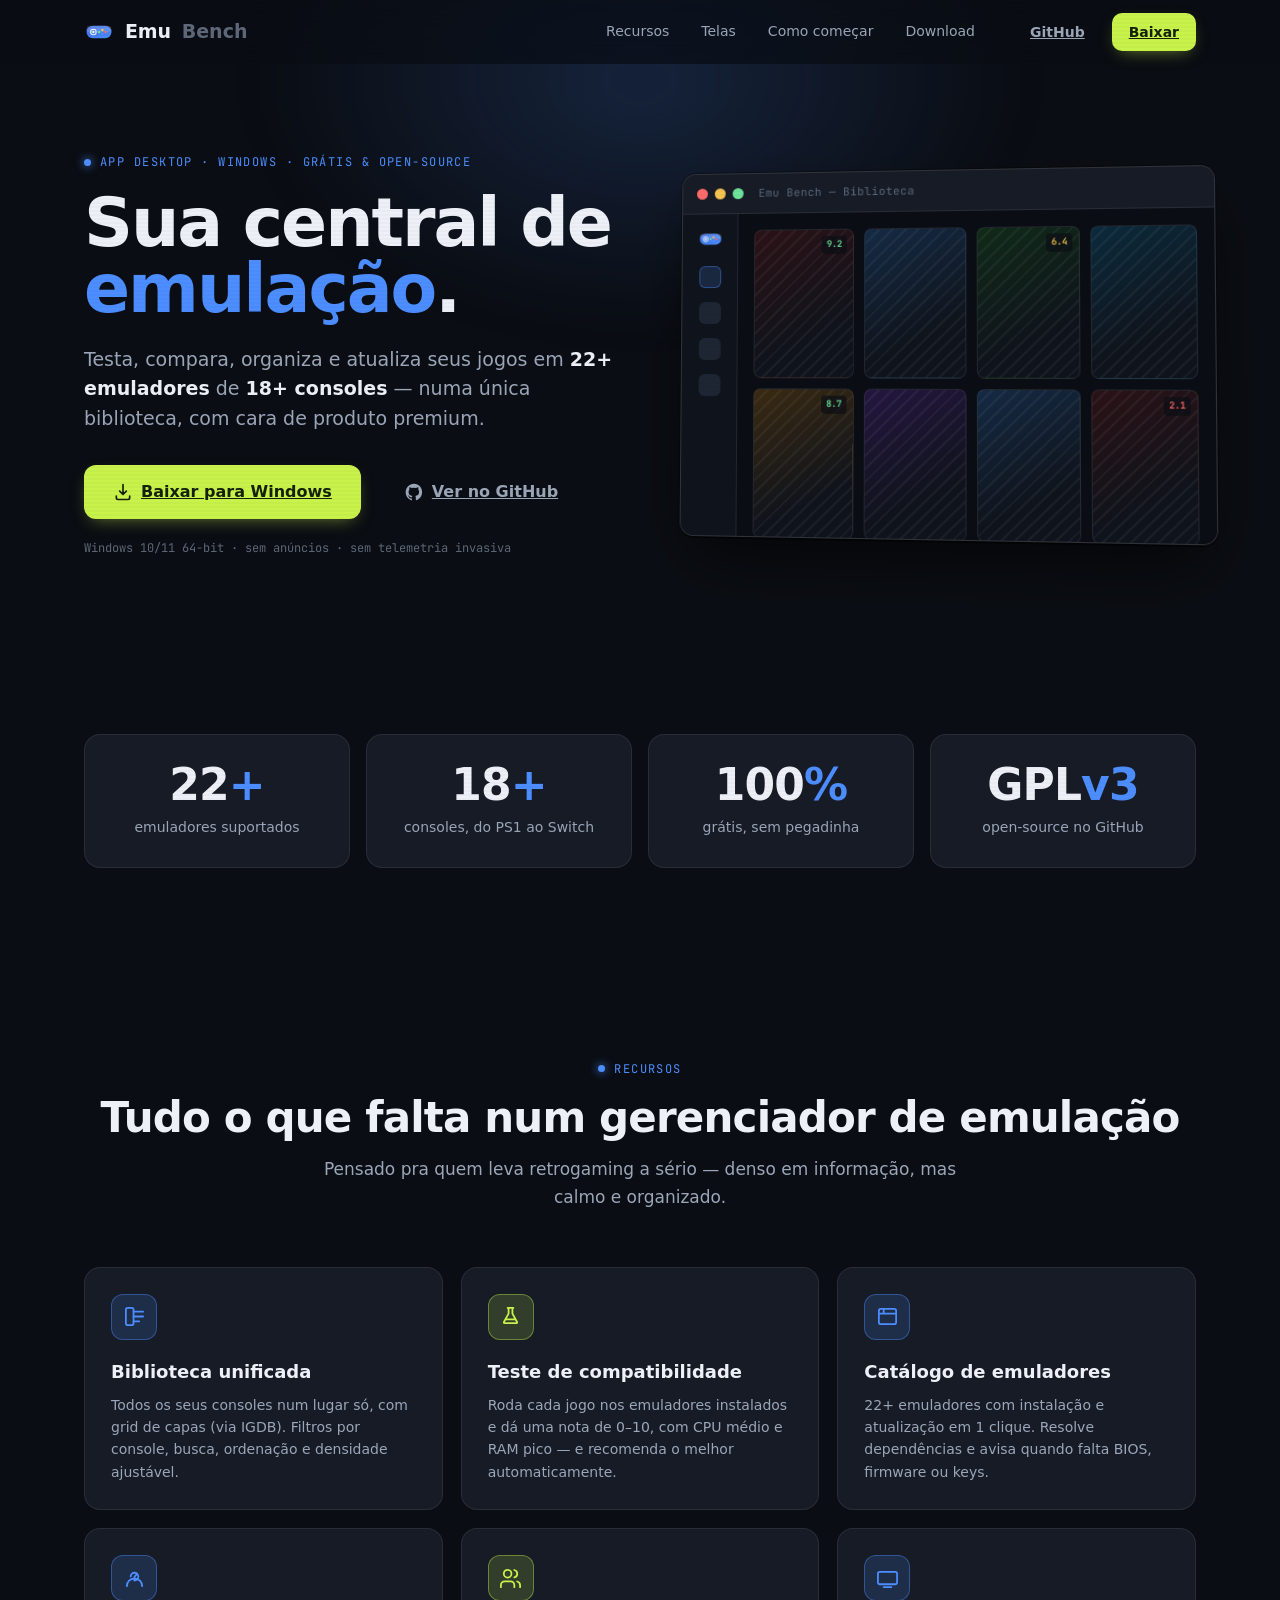
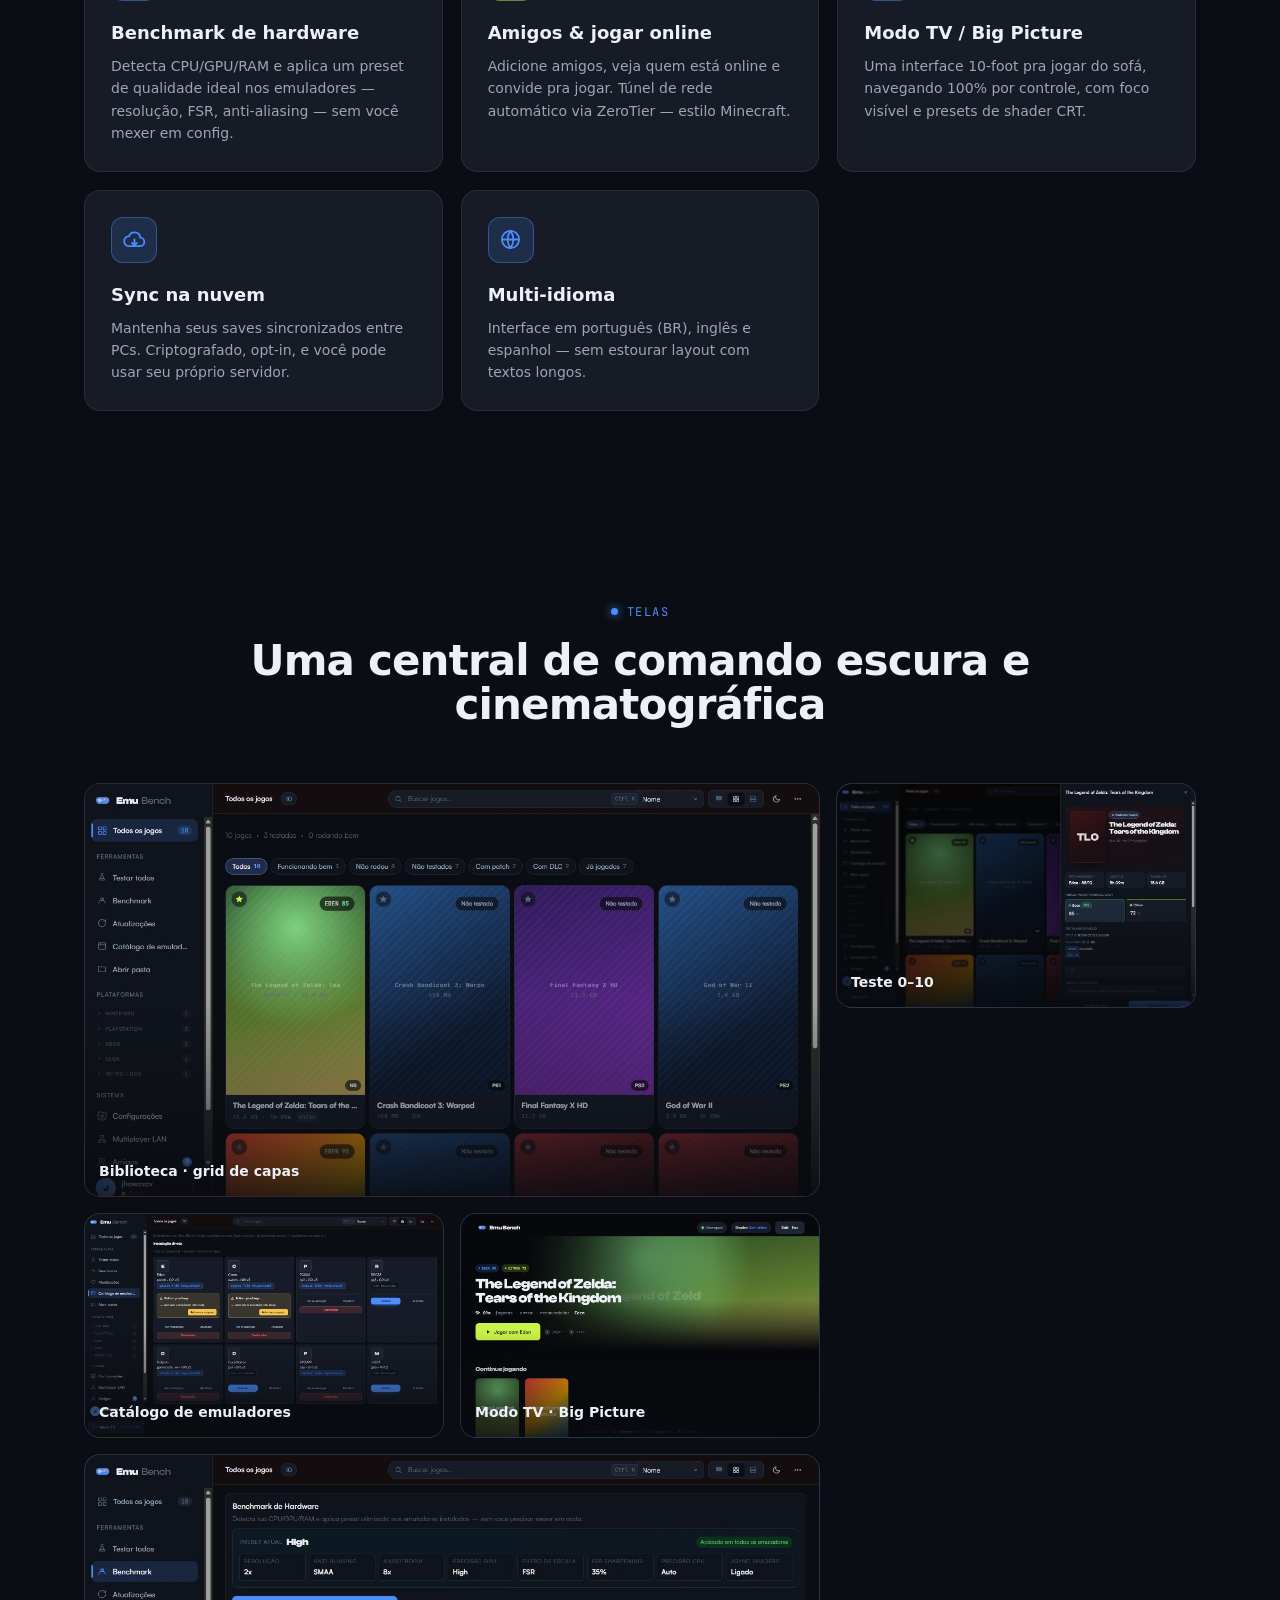
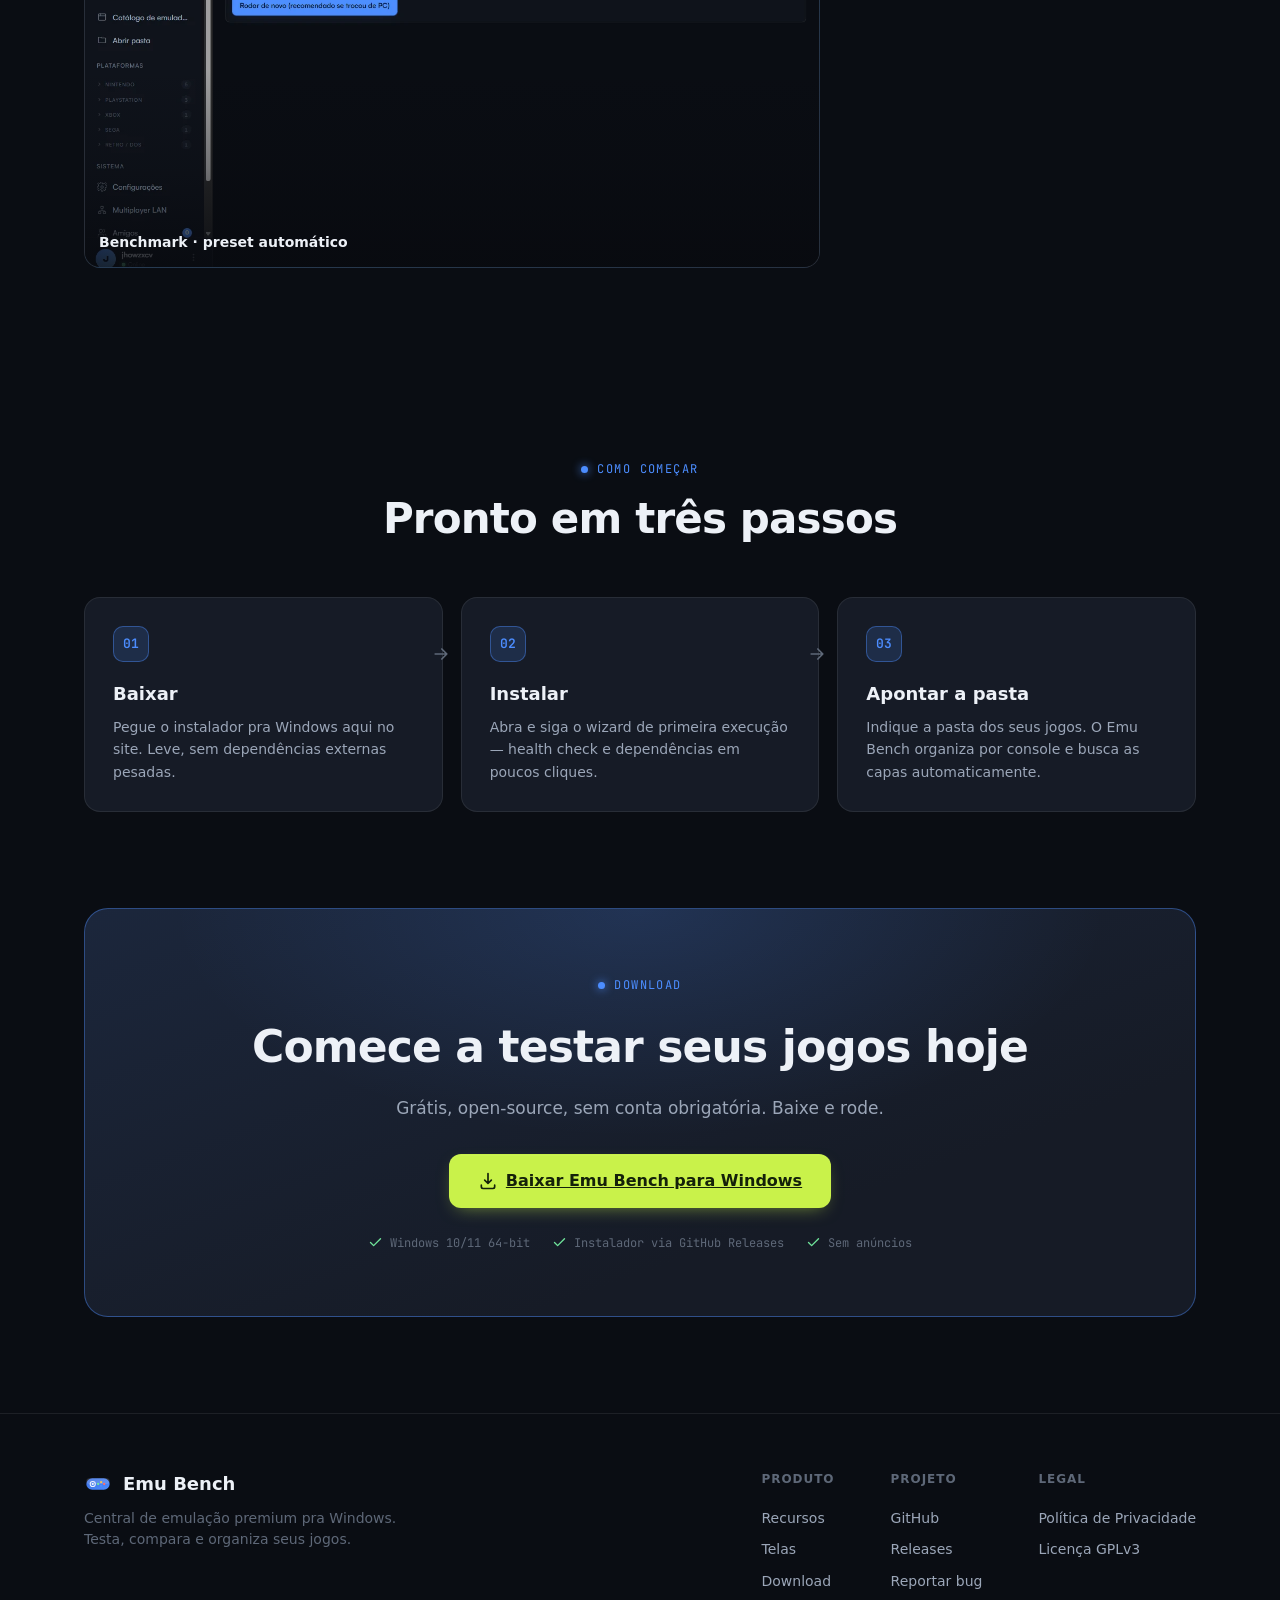
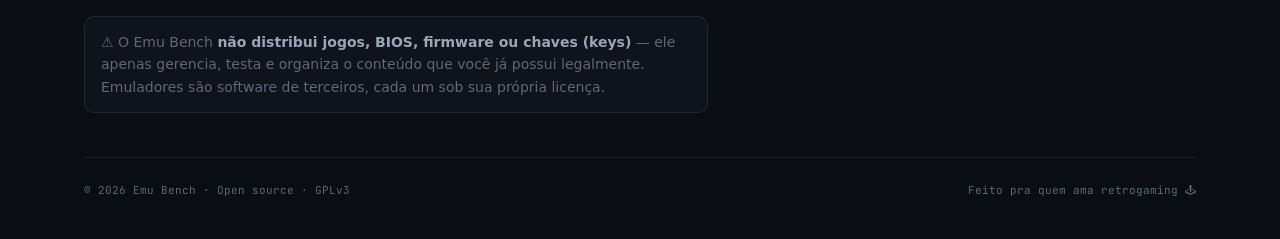
<file: index.html>
<!DOCTYPE html>
<html lang="pt-BR" data-theme="dark">
<head>
<meta charset="UTF-8">
<meta name="viewport" content="width=device-width, initial-scale=1.0">
<title>Emu Bench — Sua central de emulação para Windows</title>
<meta name="description" content="Emu Bench é um app grátis e open-source que testa, compara, organiza e atualiza seus jogos em 22+ emuladores de 18+ consoles. Biblioteca unificada, teste de compatibilidade e jogar online com amigos.">
<meta name="theme-color" content="#0A0D13">
<link rel="canonical" href="https://jhowzxcv.github.io/emu-bench-site/">

<!-- Open Graph -->
<meta property="og:type" content="website">
<meta property="og:site_name" content="Emu Bench">
<meta property="og:title" content="Emu Bench — Sua central de emulação para Windows">
<meta property="og:description" content="Testa, compara e organiza seus jogos em 22+ emuladores de 18+ consoles. Grátis e open-source.">
<meta property="og:url" content="https://jhowzxcv.github.io/emu-bench-site/">
<meta property="og:image" content="https://jhowzxcv.github.io/emu-bench-site/og-preview.png">
<meta property="og:image:width" content="1200">
<meta property="og:image:height" content="630">
<meta name="twitter:card" content="summary_large_image">
<meta name="twitter:title" content="Emu Bench — Sua central de emulação">
<meta name="twitter:description" content="Testa, compara e organiza seus jogos em 22+ emuladores de 18+ consoles. Grátis e open-source.">
<meta name="twitter:image" content="https://jhowzxcv.github.io/emu-bench-site/og-preview.png">

<link rel="icon" type="image/svg+xml" href="favicon.svg">
<link rel="preconnect" href="https://api.fontshare.com" crossorigin>
<link href="https://api.fontshare.com/v2/css?f[]=clash-display@600,700,800&f[]=satoshi@400,500,700,900&display=swap" rel="stylesheet">
<link href="https://fonts.googleapis.com/css2?family=JetBrains+Mono:wght@400;600&display=swap" rel="stylesheet">
<!-- <link href="fonts.css" rel="stylesheet"> ░░ OFFLINE/SELF-HOST BUILD: troque o <link> Fontshare por este ░░ -->
<link href="tokens.css" rel="stylesheet">
<link href="components.css" rel="stylesheet">
<link href="site.css" rel="stylesheet">
</head>
<body>
<div class="crt-overlay"></div>
<a href="#download" class="sr-only">Pular para download</a>

<!-- ░░░░░░ NAV ░░░░░░ -->
<nav class="site-nav" id="siteNav" aria-label="Principal">
  <div class="wrap">
    <a class="nav-brand" href="#top" aria-label="Emu Bench — início"><svg width="30" height="30" viewBox="0 0 24 24" aria-hidden="true"><use href="#mark"></use></svg><b>Emu</b><span>Bench</span></a>
    <div class="nav-links" id="navLinks">
      <a href="#features">Recursos</a>
      <a href="#gallery">Telas</a>
      <a href="#start">Como começar</a>
      <a href="#download">Download</a>
    </div>
    <div class="nav-cta">
      <a class="btn btn--ghost ghost-hide" href="https://github.com/Jhowzxcv/emu-bench-releases" target="_blank" rel="noopener">GitHub</a>
      <a class="btn btn--citron" href="#download">Baixar</a>
      <button class="btn btn--icon btn--ghost nav-toggle" id="navToggle" aria-label="Menu" aria-expanded="false"><svg viewBox="0 0 24 24" width="20" height="20" fill="none" stroke="currentColor" stroke-width="2" stroke-linecap="round"><path d="M3 6h18M3 12h18M3 18h18"/></svg></button>
    </div>
  </div>
</nav>

<main id="top">
  <!-- ░░░░░░ HERO ░░░░░░ -->
  <section class="hero">
    <div class="hero-glow"></div>
    <div class="wrap">
      <div class="hero-grid">
        <div class="hero-content reveal-up in">
          <div class="eyebrow"><span class="ey-dot"></span> App desktop · Windows · grátis &amp; open-source</div>
          <h1>Sua central de <span class="accent">emulação</span>.</h1>
          <p class="hero-sub">Testa, compara, organiza e atualiza seus jogos em <strong style="color:var(--tx-1)">22+ emuladores</strong> de <strong style="color:var(--tx-1)">18+ consoles</strong> — numa única biblioteca, com cara de produto premium.</p>
          <div class="hero-ctas">
            <a class="btn btn--citron btn--xl" href="#download"><svg viewBox="0 0 24 24" fill="none" stroke="currentColor" stroke-width="2" stroke-linecap="round" stroke-linejoin="round"><path d="M12 3v12m0 0 4-4m-4 4-4-4"/><path d="M4 17v2a2 2 0 0 0 2 2h12a2 2 0 0 0 2-2v-2"/></svg> Baixar para Windows</a>
            <a class="btn btn--ghost btn--xl" href="https://github.com/Jhowzxcv/emu-bench-releases" target="_blank" rel="noopener"><svg viewBox="0 0 24 24" fill="currentColor" aria-hidden="true"><path d="M12 2C6.5 2 2 6.6 2 12.3c0 4.5 2.9 8.3 6.8 9.7.5.1.7-.2.7-.5v-1.7c-2.8.6-3.4-1.4-3.4-1.4-.5-1.2-1.1-1.5-1.1-1.5-.9-.6.1-.6.1-.6 1 .1 1.5 1 1.5 1 .9 1.5 2.3 1.1 2.9.8.1-.7.3-1.1.6-1.4-2.2-.3-4.6-1.1-4.6-5 0-1.1.4-2 1-2.7-.1-.3-.4-1.3.1-2.7 0 0 .8-.3 2.7 1a9.3 9.3 0 0 1 5 0c1.9-1.3 2.7-1 2.7-1 .5 1.4.2 2.4.1 2.7.6.7 1 1.6 1 2.7 0 3.9-2.4 4.7-4.6 5 .3.3.7.9.7 1.9v2.8c0 .3.2.6.7.5 3.9-1.4 6.8-5.2 6.8-9.7C22 6.6 17.5 2 12 2Z"/></svg> Ver no GitHub</a>
            <div class="sub-note">Windows 10/11 64-bit · sem anúncios · sem telemetria invasiva</div>
          </div>
        </div>

        <div class="hero-art reveal-up in" data-delay="2" aria-hidden="true">
          <div class="app-window">
            <div class="titlebar"><span class="tl r"></span><span class="tl y"></span><span class="tl g"></span><span class="tb-title">Emu Bench — Biblioteca</span></div>
            <div class="mini-shell">
              <div class="mini-side">
                <svg class="ms-logo" viewBox="0 0 24 24"><use href="#mark"></use></svg>
                <span class="ms-i on"></span><span class="ms-i"></span><span class="ms-i"></span><span class="ms-i"></span>
              </div>
              <div class="mini-main">
                <div class="mini-grid" id="miniGrid"></div>
              </div>
            </div>
          </div>
        </div>
      </div>
    </div>
  </section>

  <!-- ░░░░░░ STATS ░░░░░░ -->
  <section class="sec-pad" aria-label="Números">
    <div class="wrap">
      <div class="stats-row">
        <div class="stat-card reveal-up"><div class="sc-num">22<span class="u">+</span></div><div class="sc-label">emuladores suportados</div></div>
        <div class="stat-card reveal-up" data-delay="1"><div class="sc-num">18<span class="u">+</span></div><div class="sc-label">consoles, do PS1 ao Switch</div></div>
        <div class="stat-card reveal-up" data-delay="2"><div class="sc-num">100<span class="u">%</span></div><div class="sc-label">grátis, sem pegadinha</div></div>
        <div class="stat-card reveal-up" data-delay="3"><div class="sc-num">GPL<span class="u">v3</span></div><div class="sc-label">open-source no GitHub</div></div>
      </div>
    </div>
  </section>

  <!-- ░░░░░░ FEATURES ░░░░░░ -->
  <section class="sec-pad" id="features">
    <div class="wrap">
      <div class="sec-head-center">
        <div class="eyebrow reveal-up"><span class="ey-dot"></span> Recursos</div>
        <h2 class="sec-title reveal-up">Tudo o que falta num gerenciador de emulação</h2>
        <p class="sec-lead reveal-up">Pensado pra quem leva retrogaming a sério — denso em informação, mas calmo e organizado.</p>
      </div>
      <div class="feat-grid" id="featGrid"></div>
    </div>
  </section>

  <!-- ░░░░░░ GALLERY ░░░░░░ -->
  <section class="sec-pad" id="gallery">
    <div class="wrap">
      <div class="sec-head-center">
        <div class="eyebrow reveal-up"><span class="ey-dot"></span> Telas</div>
        <h2 class="sec-title reveal-up">Uma central de comando escura e cinematográfica</h2>
      </div>
      <div class="gallery reveal-up">
        <div class="shot big tone-nin"><img class="shot-img" src="shots/library.webp" alt="Biblioteca de jogos do Emu Bench — grid de capas por console" loading="lazy" decoding="async" width="1380" height="880"><span class="shot-tag">Biblioteca · grid de capas</span></div>
        <div class="shot small tone-ps"><img class="shot-img" src="shots/detail.webp" alt="Detalhe do jogo com nota de compatibilidade por emulador" loading="lazy" decoding="async" width="1380" height="880"><span class="shot-tag">Teste 0–10</span></div>
        <div class="shot small tone-xb"><img class="shot-img" src="shots/catalog.webp" alt="Catálogo de emuladores instaláveis em 1 clique" loading="lazy" decoding="async" width="1380" height="880"><span class="shot-tag">Catálogo de emuladores</span></div>
        <div class="shot small tone-sg"><img class="shot-img" src="shots/tv.webp" alt="Modo TV / Big Picture para jogar do sofá" loading="lazy" decoding="async" width="1380" height="880"><span class="shot-tag">Modo TV · Big Picture</span></div>
        <div class="shot big tone-ps"><img class="shot-img" src="shots/benchmark.webp" alt="Benchmark de hardware com preset automático" loading="lazy" decoding="async" width="1380" height="880"><span class="shot-tag">Benchmark · preset automático</span></div>
      </div>
    </div>
  </section>

  <!-- ░░░░░░ STEPS ░░░░░░ -->
  <section class="sec-pad" id="start">
    <div class="wrap">
      <div class="sec-head-center">
        <div class="eyebrow reveal-up"><span class="ey-dot"></span> Como começar</div>
        <h2 class="sec-title reveal-up">Pronto em três passos</h2>
      </div>
      <div class="steps-row">
        <div class="step-card reveal-up"><div class="step-n">01</div><h3>Baixar</h3><p>Pegue o instalador pra Windows aqui no site. Leve, sem dependências externas pesadas.</p><svg class="step-conn" viewBox="0 0 24 24" width="20" height="20" fill="none" stroke="currentColor" stroke-width="2" stroke-linecap="round" stroke-linejoin="round"><path d="M5 12h14M13 6l6 6-6 6"/></svg></div>
        <div class="step-card reveal-up" data-delay="1"><div class="step-n">02</div><h3>Instalar</h3><p>Abra e siga o wizard de primeira execução — health check e dependências em poucos cliques.</p><svg class="step-conn" viewBox="0 0 24 24" width="20" height="20" fill="none" stroke="currentColor" stroke-width="2" stroke-linecap="round" stroke-linejoin="round"><path d="M5 12h14M13 6l6 6-6 6"/></svg></div>
        <div class="step-card reveal-up" data-delay="2"><div class="step-n">03</div><h3>Apontar a pasta</h3><p>Indique a pasta dos seus jogos. O Emu Bench organiza por console e busca as capas automaticamente.</p></div>
      </div>
    </div>
  </section>

  <!-- ░░░░░░ DOWNLOAD ░░░░░░ -->
  <section class="download" id="download">
    <div class="wrap">
      <div class="dl-card reveal-up">
        <div class="dl-glow"></div>
        <div class="eyebrow" style="justify-content:center"><span class="ey-dot"></span> Download</div>
        <h2>Comece a testar seus jogos hoje</h2>
        <p>Grátis, open-source, sem conta obrigatória. Baixe e rode.</p>
        <!-- aponta pra última release no repo público; o asset .exe está lá -->
        <a class="btn btn--citron btn--xl" id="downloadBtn" href="https://github.com/Jhowzxcv/emu-bench-releases/releases/latest" target="_blank" rel="noopener">
          <svg viewBox="0 0 24 24" fill="none" stroke="currentColor" stroke-width="2" stroke-linecap="round" stroke-linejoin="round"><path d="M12 3v12m0 0 4-4m-4 4-4-4"/><path d="M4 17v2a2 2 0 0 0 2 2h12a2 2 0 0 0 2-2v-2"/></svg>
          Baixar Emu Bench para Windows
        </a>
        <div class="dl-meta">
          <span><svg viewBox="0 0 24 24" fill="none" stroke="currentColor" stroke-width="2.2" stroke-linecap="round" stroke-linejoin="round"><path d="M20 6 9 17l-5-5"/></svg> Windows 10/11 64-bit</span>
          <span><svg viewBox="0 0 24 24" fill="none" stroke="currentColor" stroke-width="2.2" stroke-linecap="round" stroke-linejoin="round"><path d="M20 6 9 17l-5-5"/></svg> Instalador via GitHub Releases</span>
          <span><svg viewBox="0 0 24 24" fill="none" stroke="currentColor" stroke-width="2.2" stroke-linecap="round" stroke-linejoin="round"><path d="M20 6 9 17l-5-5"/></svg> Sem anúncios</span>
        </div>
      </div>
    </div>
  </section>
</main>

<!-- ░░░░░░ FOOTER ░░░░░░ -->
<footer class="site-foot">
  <div class="wrap">
    <div class="foot-grid">
      <div class="foot-brand">
        <div style="display:flex;align-items:center;gap:11px"><svg width="28" height="28" viewBox="0 0 24 24" aria-hidden="true"><use href="#mark"></use></svg><b>Emu Bench</b></div>
        <p>Central de emulação premium pra Windows. Testa, compara e organiza seus jogos.</p>
      </div>
      <div class="foot-links">
        <div class="foot-col">
          <h4>Produto</h4>
          <a href="#features">Recursos</a>
          <a href="#gallery">Telas</a>
          <a href="#download">Download</a>
        </div>
        <div class="foot-col">
          <h4>Projeto</h4>
          <a href="https://github.com/Jhowzxcv/emu-bench-releases" target="_blank" rel="noopener">GitHub</a>
          <a href="https://github.com/Jhowzxcv/emu-bench-releases/releases" target="_blank" rel="noopener">Releases</a>
          <a href="https://github.com/Jhowzxcv/emu-bench-releases/issues" target="_blank" rel="noopener">Reportar bug</a>
        </div>
        <div class="foot-col">
          <h4>Legal</h4>
          <a href="privacy.html">Política de Privacidade</a>
          <a href="https://www.gnu.org/licenses/gpl-3.0.html" target="_blank" rel="noopener">Licença GPLv3</a>
        </div>
      </div>
    </div>

    <p class="foot-disclaimer">⚠ O Emu Bench <strong style="color:var(--tx-2)">não distribui jogos, BIOS, firmware ou chaves (keys)</strong> — ele apenas gerencia, testa e organiza o conteúdo que você já possui legalmente. Emuladores são software de terceiros, cada um sob sua própria licença.</p>

    <div class="foot-bottom">
      <span class="legal">© 2026 Emu Bench · Open source · GPLv3</span>
      <span class="legal">Feito pra quem ama retrogaming 🕹</span>
    </div>
  </div>
</footer>

<!-- ░░ brand mark sprite ░░ -->
<svg width="0" height="0" style="position:absolute" aria-hidden="true"><defs>
  <linearGradient id="mark-body" x1="0" y1="0" x2="1" y2="1"><stop offset="0" stop-color="#3D6FE0"/><stop offset="1" stop-color="#4C8DFF"/></linearGradient>
  <symbol id="mark" viewBox="0 0 24 24">
    <rect x="2" y="7" width="20" height="10" rx="5" fill="url(#mark-body)"/><rect x="2" y="7" width="20" height="5" rx="2.5" fill="#fff" opacity=".14"/>
    <circle cx="7.5" cy="12" r="2.2" stroke="rgba(255,255,255,.9)" stroke-width=".9" fill="none"/><circle cx="7.5" cy="12" r=".95" fill="rgba(255,255,255,.95)"/>
    <circle cx="14.7" cy="10.4" r="1" fill="#F5C451"/><circle cx="17.3" cy="12" r="1" fill="#FF6B6B"/><circle cx="14.7" cy="13.6" r="1" fill="#4C8DFF"/><circle cx="12.1" cy="12" r="1" fill="#6FE39A"/>
  </symbol>
</defs></svg>

<script src="site.js"></script>
</body>
</html>
</file>
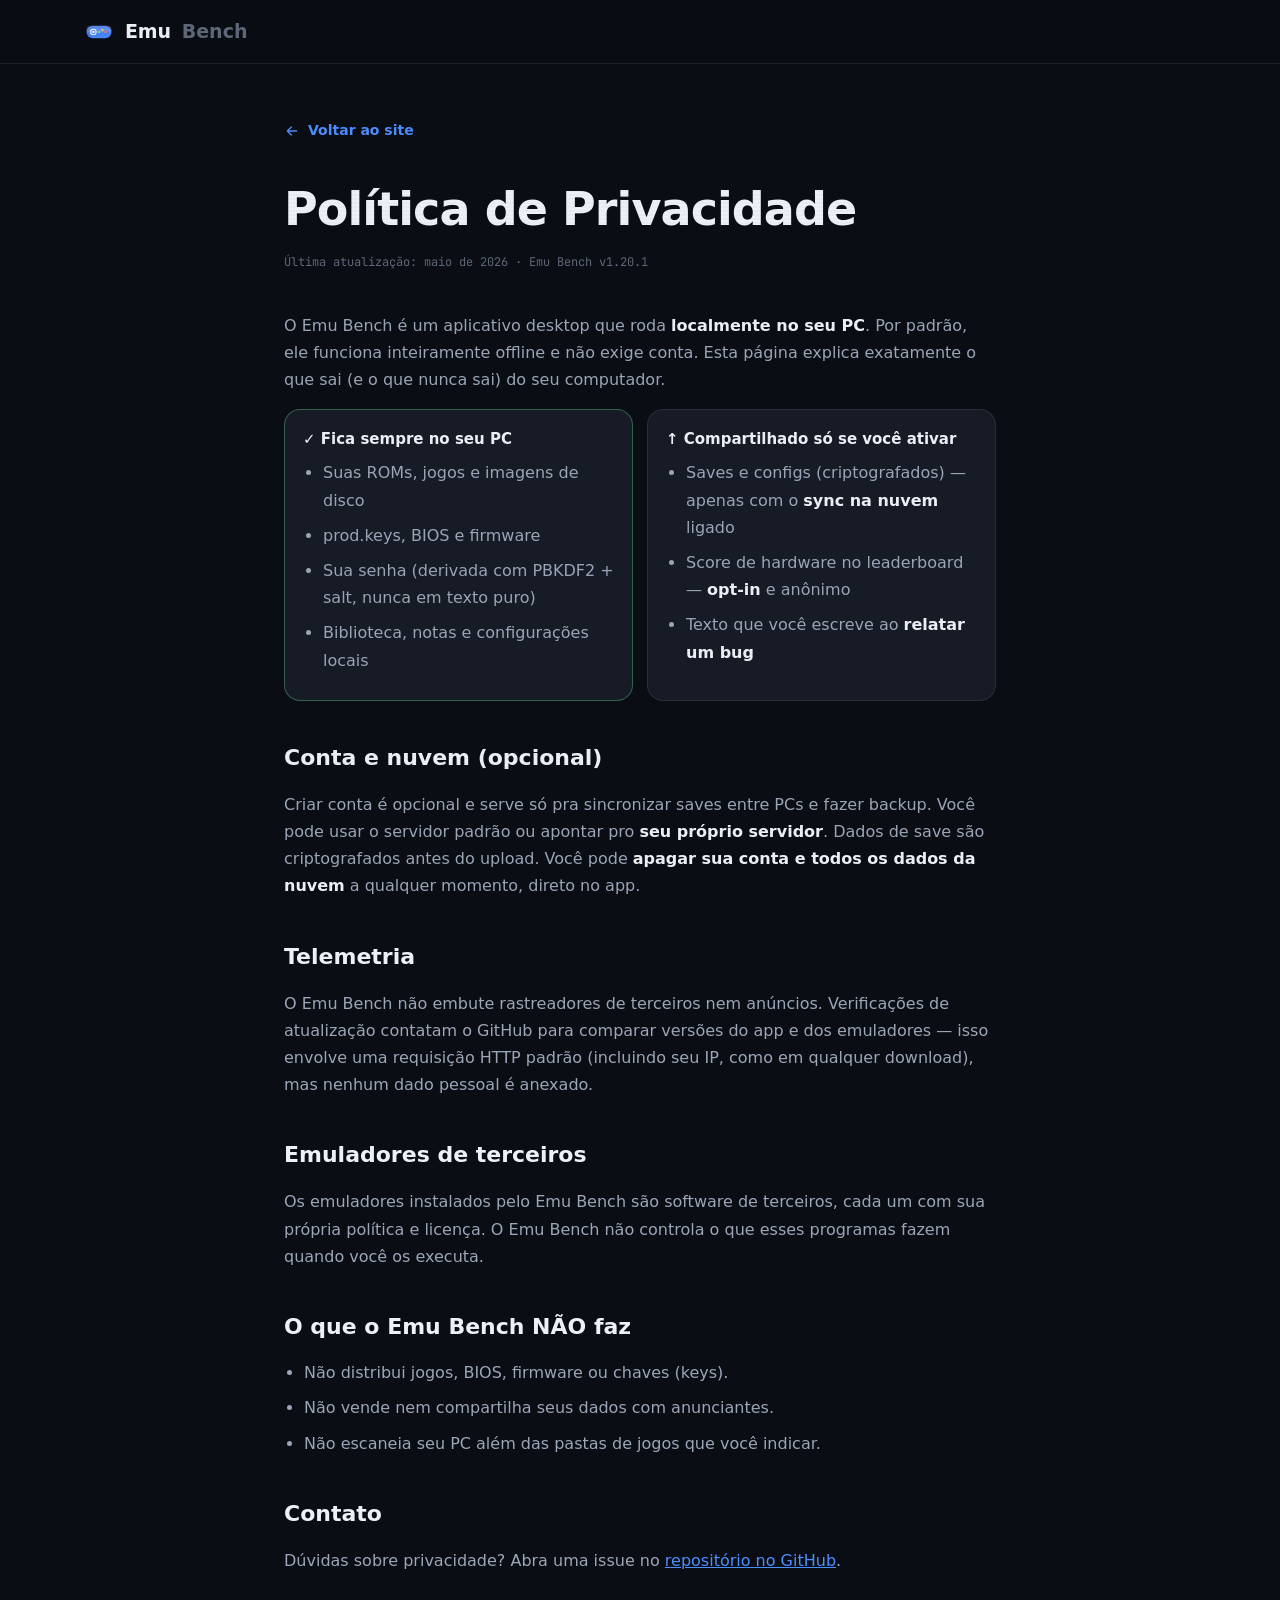
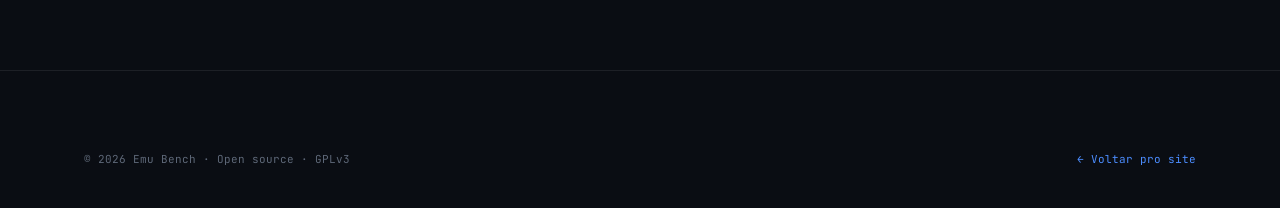
<file: privacy.html>
<!DOCTYPE html>
<html lang="pt-BR" data-theme="dark">
<head>
<meta charset="UTF-8">
<meta name="viewport" content="width=device-width, initial-scale=1.0">
<title>Política de Privacidade — Emu Bench</title>
<meta name="description" content="Como o Emu Bench trata seus dados: o que fica no seu PC, o que é opcional, e o que nunca é coletado.">
<meta name="robots" content="index,follow">
<link rel="icon" type="image/svg+xml" href="favicon.svg">
<link rel="preconnect" href="https://api.fontshare.com" crossorigin>
<link href="https://api.fontshare.com/v2/css?f[]=clash-display@600,700,800&f[]=satoshi@400,500,700,900&display=swap" rel="stylesheet">
<link href="https://fonts.googleapis.com/css2?family=JetBrains+Mono:wght@400;600&display=swap" rel="stylesheet">
<link href="tokens.css" rel="stylesheet">
<link href="components.css" rel="stylesheet">
<link href="site.css" rel="stylesheet">
<style>
  .doc { max-width: 760px; margin: 0 auto; padding: 120px 24px 80px; }
  .doc h1 { font-family: var(--font-display); font-weight: 800; font-size: clamp(32px, 5vw, 46px); letter-spacing: -.02em; margin: 0 0 8px; color: var(--tx-1); }
  .doc .updated { font-family: var(--font-mono); font-size: 12px; color: var(--tx-3); margin-bottom: 40px; }
  .doc h2 { font-family: var(--font-display); font-weight: 700; font-size: 22px; margin: 40px 0 12px; color: var(--tx-1); }
  .doc p, .doc li { color: var(--tx-2); font-size: 16px; line-height: 1.7; }
  .doc ul { padding-left: 20px; }
  .doc li { margin-bottom: 8px; }
  .doc strong { color: var(--tx-1); }
  .doc .back { display: inline-flex; align-items: center; gap: 8px; color: var(--accent); text-decoration: none; font-weight: 600; font-size: var(--fs-body-s); margin-bottom: 32px; }
  .doc .pill-grid { display: grid; grid-template-columns: 1fr 1fr; gap: 14px; margin: 16px 0; }
  .doc .pcard { border: 1px solid var(--line); border-radius: var(--r-card); padding: 18px; background: var(--bg-2); }
  .doc .pcard.good { border-color: color-mix(in srgb, var(--good) 35%, transparent); }
  .doc .pcard h3 { font-size: var(--fs-body); margin: 0 0 8px; color: var(--tx-1); display: flex; align-items: center; gap: 8px; }
  @media (max-width: 620px) { .doc .pill-grid { grid-template-columns: 1fr; } }
</style>
</head>
<body>
<div class="crt-overlay"></div>
<nav class="site-nav scrolled" aria-label="Principal">
  <div class="wrap"><a class="nav-brand" href="index.html" aria-label="Emu Bench — início"><svg width="30" height="30" viewBox="0 0 24 24" aria-hidden="true"><use href="#mark"></use></svg><b>Emu</b><span>Bench</span></a></div>
</nav>

<main class="doc">
  <a class="back" href="index.html"><svg viewBox="0 0 24 24" width="16" height="16" fill="none" stroke="currentColor" stroke-width="2" stroke-linecap="round" stroke-linejoin="round"><path d="M19 12H5M11 18l-6-6 6-6"/></svg> Voltar ao site</a>
  <h1>Política de Privacidade</h1>
  <div class="updated">Última atualização: maio de 2026 · Emu Bench v1.20.1</div>

  <p>O Emu Bench é um aplicativo desktop que roda <strong>localmente no seu PC</strong>. Por padrão, ele funciona inteiramente offline e não exige conta. Esta página explica exatamente o que sai (e o que nunca sai) do seu computador.</p>

  <div class="pill-grid">
    <div class="pcard good">
      <h3>✓ Fica sempre no seu PC</h3>
      <ul style="margin:0">
        <li>Suas ROMs, jogos e imagens de disco</li>
        <li>prod.keys, BIOS e firmware</li>
        <li>Sua senha (derivada com PBKDF2 + salt, nunca em texto puro)</li>
        <li>Biblioteca, notas e configurações locais</li>
      </ul>
    </div>
    <div class="pcard">
      <h3>↑ Compartilhado só se você ativar</h3>
      <ul style="margin:0">
        <li>Saves e configs (criptografados) — apenas com o <strong>sync na nuvem</strong> ligado</li>
        <li>Score de hardware no leaderboard — <strong>opt-in</strong> e anônimo</li>
        <li>Texto que você escreve ao <strong>relatar um bug</strong></li>
      </ul>
    </div>
  </div>

  <h2>Conta e nuvem (opcional)</h2>
  <p>Criar conta é opcional e serve só pra sincronizar saves entre PCs e fazer backup. Você pode usar o servidor padrão ou apontar pro <strong>seu próprio servidor</strong>. Dados de save são criptografados antes do upload. Você pode <strong>apagar sua conta e todos os dados da nuvem</strong> a qualquer momento, direto no app.</p>

  <h2>Telemetria</h2>
  <p>O Emu Bench não embute rastreadores de terceiros nem anúncios. Verificações de atualização contatam o GitHub para comparar versões do app e dos emuladores — isso envolve uma requisição HTTP padrão (incluindo seu IP, como em qualquer download), mas nenhum dado pessoal é anexado.</p>

  <h2>Emuladores de terceiros</h2>
  <p>Os emuladores instalados pelo Emu Bench são software de terceiros, cada um com sua própria política e licença. O Emu Bench não controla o que esses programas fazem quando você os executa.</p>

  <h2>O que o Emu Bench NÃO faz</h2>
  <ul>
    <li>Não distribui jogos, BIOS, firmware ou chaves (keys).</li>
    <li>Não vende nem compartilha seus dados com anunciantes.</li>
    <li>Não escaneia seu PC além das pastas de jogos que você indicar.</li>
  </ul>

  <h2>Contato</h2>
  <p>Dúvidas sobre privacidade? Abra uma issue no <a href="https://github.com/Jhowzxcv/emu-bench-releases/issues" target="_blank" rel="noopener" style="color:var(--accent)">repositório no GitHub</a>.</p>
</main>

<footer class="site-foot">
  <div class="wrap">
    <div class="foot-bottom" style="margin-top:0;border-top:0">
      <span class="legal">© 2026 Emu Bench · Open source · GPLv3</span>
      <a class="legal" href="index.html" style="color:var(--accent);text-decoration:none">← Voltar pro site</a>
    </div>
  </div>
</footer>

<svg width="0" height="0" style="position:absolute" aria-hidden="true"><defs>
  <linearGradient id="mark-body" x1="0" y1="0" x2="1" y2="1"><stop offset="0" stop-color="#3D6FE0"/><stop offset="1" stop-color="#4C8DFF"/></linearGradient>
  <symbol id="mark" viewBox="0 0 24 24">
    <rect x="2" y="7" width="20" height="10" rx="5" fill="url(#mark-body)"/><rect x="2" y="7" width="20" height="5" rx="2.5" fill="#fff" opacity=".14"/>
    <circle cx="7.5" cy="12" r="2.2" stroke="rgba(255,255,255,.9)" stroke-width=".9" fill="none"/><circle cx="7.5" cy="12" r=".95" fill="rgba(255,255,255,.95)"/>
    <circle cx="14.7" cy="10.4" r="1" fill="#F5C451"/><circle cx="17.3" cy="12" r="1" fill="#FF6B6B"/><circle cx="14.7" cy="13.6" r="1" fill="#4C8DFF"/><circle cx="12.1" cy="12" r="1" fill="#6FE39A"/>
  </symbol>
</defs></svg>
</body>
</html>
</file>
<file: fonts.css>
/* ============================================================
   fonts.css — OFFLINE @font-face (pywebview build)
   ────────────────────────────────────────────────────────────
   Canonical font declarations for the SELF-HOSTED / offline build.
   Drop these three files into web/fonts/ and this file needs no CDN:

     fonts/ClashDisplay-Variable.woff2   (Fontshare → Clash Display, var 400–700)
     fonts/Satoshi-Variable.woff2        (Fontshare → Satoshi, var 300–900)
     fonts/JetBrainsMono.woff2           (Google Fonts → JetBrains Mono, var)

   In the PROTOTYPE we load Fontshare via <link> for live preview.
   For the offline build: remove that <link>, link THIS file instead,
   and the @font-face below resolve locally. Family names match the
   Fontshare ones exactly, so nothing else changes.
   ============================================================ */

@font-face {
  font-family: "Clash Display";
  src: url("fonts/ClashDisplay-Variable.woff2") format("woff2-variations");
  font-weight: 400 700;
  font-style: normal;
  font-display: swap;
}

@font-face {
  font-family: "Satoshi";
  src: url("fonts/Satoshi-Variable.woff2") format("woff2-variations");
  font-weight: 300 900;
  font-style: normal;
  font-display: swap;
}

@font-face {
  font-family: "JetBrains Mono";
  src: url("fonts/JetBrainsMono.woff2") format("woff2-variations");
  font-weight: 400 700;
  font-style: normal;
  font-display: swap;
}
</file>
<file: tokens.css>
/* ============================================================
   tokens.css — EMU BENCH "Midnight Arcade"
   ────────────────────────────────────────────────────────────
   Dark-first command-center palette for an emulation hub.
   Graphite-blue surfaces · per-vendor neon accents · mono for data.
   Light theme kept open via [data-theme="light"].
   Runtime knobs (set by the Tweaks panel on <html>):
     --accent          primary interactive hue   (default cobalt)
     --crt-opacity     scanline strength          (default .04)
     data-density      compact | normal | spacious
   ============================================================ */

:root {
  /* — Type families — */
  --font-display: "Clash Display", "Satoshi", ui-sans-serif, system-ui, sans-serif;
  --font-ui:      "Satoshi", ui-sans-serif, system-ui, -apple-system, sans-serif;
  --font-mono:    "JetBrains Mono", ui-monospace, "SF Mono", monospace;

  /* — Type scale (3x+ jumps, weight extremes) — */
  --fs-hero:   56px;
  --fs-h1:     32px;
  --fs-h2:     24px;
  --fs-h3:     18px;
  --fs-body:   15px;
  --fs-body-s: 14px;
  --fs-micro:  12px;   /* uppercase · tracking +.08em · 600 */
  --fs-data:   13px;   /* mono */
  --lh-tight:  1.05;
  --lh-snug:   1.25;
  --lh-body:   1.55;
  --tracking-micro: 0.08em;
  --tracking-tight: -0.02em;

  /* — Spacing (4px base, 8pt rhythm) — */
  --s-1: 4px;  --s-2: 8px;  --s-3: 12px; --s-4: 16px;
  --s-5: 20px; --s-6: 24px; --s-7: 32px; --s-8: 40px;
  --s-9: 56px; --s-10: 72px; --s-11: 96px;

  /* — Radii — */
  --r-card:   16px;
  --r-btn:    10px;
  --r-input:  10px;
  --r-chip:   8px;
  --r-pill:   999px;
  --r-drawer: 20px;
  --r-sm:     6px;

  /* — Motion — */
  --t-press:    120ms;
  --t-hover:    160ms;
  --t-dropdown: 200ms;
  --t-modal:    240ms;
  --t-drawer:   320ms;
  --ease-out:    cubic-bezier(.23, 1, .32, 1);
  --ease-drawer: cubic-bezier(.32, .72, 0, 1);

  /* — Shell metrics — */
  --sidebar-w: 264px;
  --topbar-h:  60px;
  --drawer-w:  440px;

  /* — Brand / interactive — */
  --cobalt:       #4C8DFF;
  --cobalt-press: #2E6FE6;
  --citron:       #C9F24A;

  /* primary accent (Tweaks-swappable) */
  --accent:       var(--cobalt);
  --accent-press: var(--cobalt-press);

  /* — Vendor accents — */
  --nintendo:    #E60012;
  --playstation: #2E6DB4;
  --xbox:        #107C10;
  --sega:        #0089CF;
  --retro:       #F2A33C;

  /* — Verdict (0–10) — */
  --good: #6FE39A;
  --ok:   #F5C451;
  --bad:  #FF6B6B;

  /* — CRT / atmosphere — */
  --crt-opacity: 0.04;
}

/* THEME — DARK (default) */
html, html[data-theme="dark"] {
  --bg-0: #0A0D13;   /* app backdrop */
  --bg-1: #0F131B;   /* sidebar / base */
  --bg-2: #161B26;   /* cards */
  --bg-3: #1E2533;   /* hover / elevated */
  --bg-4: #28313F;   /* pressed / strong elevated */

  --line:        rgba(255,255,255,.08);
  --line-strong: rgba(255,255,255,.14);

  --tx-1: #EDF1F7;
  --tx-2: #9BA6B8;
  --tx-3: #5E6878;

  --on-accent: #08101F;

  --accent-bg:   color-mix(in srgb, var(--accent) 16%, transparent);
  --accent-line: color-mix(in srgb, var(--accent) 42%, transparent);
  --good-bg: color-mix(in srgb, var(--good) 15%, transparent);
  --ok-bg:   color-mix(in srgb, var(--ok)   16%, transparent);
  --bad-bg:  color-mix(in srgb, var(--bad)  15%, transparent);

  --shadow-1: 0 1px 0 rgba(0,0,0,.4), 0 8px 24px rgba(0,0,0,.45);
  --shadow-2: 0 2px 0 rgba(0,0,0,.5), 0 28px 64px -12px rgba(0,0,0,.7);
  --inset-hi: inset 0 1px 0 rgba(255,255,255,.05);
  --ring: 0 0 0 3px color-mix(in srgb, var(--accent) 55%, transparent);
  --glow-accent: 0 0 0 1px var(--accent-line), 0 10px 34px -10px color-mix(in srgb, var(--accent) 60%, transparent);

  color-scheme: dark;
}

/* THEME — LIGHT (token-parity sanity check) */
html[data-theme="light"] {
  --bg-0: #EEF1F6;
  --bg-1: #F5F7FA;
  --bg-2: #FFFFFF;
  --bg-3: #EDF1F7;
  --bg-4: #E2E8F1;

  --line:        rgba(15,22,35,.10);
  --line-strong: rgba(15,22,35,.18);

  --tx-1: #131722;
  --tx-2: #4C586B;
  --tx-3: #7E8A9C;

  --on-accent: #FFFFFF;

  --accent-bg:   color-mix(in srgb, var(--accent) 14%, transparent);
  --accent-line: color-mix(in srgb, var(--accent) 50%, transparent);
  --good-bg: color-mix(in srgb, var(--good) 22%, transparent);
  --ok-bg:   color-mix(in srgb, var(--ok)   24%, transparent);
  --bad-bg:  color-mix(in srgb, var(--bad)  22%, transparent);

  --shadow-1: 0 1px 0 rgba(15,22,35,.04), 0 8px 22px -10px rgba(15,22,35,.22);
  --shadow-2: 0 2px 0 rgba(15,22,35,.05), 0 26px 60px -14px rgba(15,22,35,.30);
  --inset-hi: inset 0 1px 0 rgba(255,255,255,.7);
  --ring: 0 0 0 3px color-mix(in srgb, var(--accent) 45%, transparent);
  --glow-accent: 0 0 0 1px var(--accent-line), 0 10px 30px -12px color-mix(in srgb, var(--accent) 40%, transparent);

  color-scheme: light;
}

/* DENSITY — affects poster grid + content padding */
html[data-density="compact"]  { --tile-min: 168px; --gap-card: 12px; --content-pad: 20px 28px; }
html[data-density="normal"]   { --tile-min: 196px; --gap-card: 18px; --content-pad: 28px 36px; }
html[data-density="spacious"] { --tile-min: 240px; --gap-card: 24px; --content-pad: 36px 48px; }
html { --tile-min: 196px; --gap-card: 18px; --content-pad: 28px 36px; }

@media (prefers-reduced-motion: reduce) {
  *, *::before, *::after {
    animation-duration: .01ms !important;
    transition-duration: .01ms !important;
    scroll-behavior: auto !important;
  }
}
</file>
<file: components.css>
/* ============================================================
   components.css — EMU BENCH "Midnight Arcade"
   Shared component layer. Used by the design-system gallery and
   (later) the full app shell. Animations are transform/opacity only.
   ============================================================ */

*, *::before, *::after { box-sizing: border-box; }

html { -webkit-text-size-adjust: 100%; }

body {
  margin: 0;
  background: var(--bg-0);
  color: var(--tx-1);
  font-family: var(--font-ui);
  font-size: var(--fs-body);
  line-height: var(--lh-body);
  font-weight: 400;
  -webkit-font-smoothing: antialiased;
  text-rendering: optimizeLegibility;
}

::selection { background: var(--accent-bg); color: var(--tx-1); }

/* — Scrollbar — */
* { scrollbar-width: thin; scrollbar-color: var(--bg-4) transparent; }
*::-webkit-scrollbar { width: 11px; height: 11px; }
*::-webkit-scrollbar-thumb {
  background: var(--bg-4); border-radius: var(--r-pill);
  border: 3px solid transparent; background-clip: padding-box;
}
*::-webkit-scrollbar-thumb:hover { background: var(--line-strong); background-clip: padding-box; }

/* ============================================================
   ATMOSPHERE — CRT scanline + radial glow (whisper level)
   ============================================================ */
.crt-overlay {
  position: fixed; inset: 0; z-index: 9000;
  pointer-events: none;
  background-image: repeating-linear-gradient(
    to bottom,
    rgba(0,0,0,0) 0px,
    rgba(0,0,0,0) 2px,
    rgba(0,0,0,1) 3px,
    rgba(0,0,0,0) 4px
  );
  opacity: var(--crt-opacity);
  mix-blend-mode: multiply;
}
html[data-theme="light"] .crt-overlay { mix-blend-mode: normal; opacity: calc(var(--crt-opacity) * .6); }

.glow-radial {
  position: absolute; pointer-events: none; z-index: 0;
  width: 60%; aspect-ratio: 1; left: 50%; top: -10%;
  transform: translateX(-50%);
  background: radial-gradient(circle at center,
    color-mix(in srgb, var(--accent) 22%, transparent) 0%,
    transparent 62%);
  opacity: .45; filter: blur(40px);
}

/* ============================================================
   TYPOGRAPHY HELPERS
   ============================================================ */
.t-hero  { font-family: var(--font-display); font-weight: 800; font-size: var(--fs-hero); line-height: var(--lh-tight); letter-spacing: var(--tracking-tight); margin: 0; }
.t-h1    { font-family: var(--font-display); font-weight: 700; font-size: var(--fs-h1); line-height: var(--lh-tight); letter-spacing: var(--tracking-tight); margin: 0; }
.t-h2    { font-family: var(--font-display); font-weight: 700; font-size: var(--fs-h2); line-height: var(--lh-snug); margin: 0; }
.t-h3    { font-family: var(--font-ui); font-weight: 700; font-size: var(--fs-h3); line-height: var(--lh-snug); margin: 0; }
.t-body  { font-family: var(--font-ui); font-weight: 400; font-size: var(--fs-body); line-height: var(--lh-body); margin: 0; color: var(--tx-2); }
.t-micro { font-family: var(--font-ui); font-weight: 600; font-size: var(--fs-micro); text-transform: uppercase; letter-spacing: var(--tracking-micro); color: var(--tx-3); margin: 0; }
.t-data  { font-family: var(--font-mono); font-weight: 400; font-size: var(--fs-data); letter-spacing: -0.01em; }
.mono    { font-family: var(--font-mono); }

/* ============================================================
   BUTTONS
   ============================================================ */
.btn {
  --btn-bg: var(--bg-3);
  --btn-fg: var(--tx-1);
  display: inline-flex; align-items: center; justify-content: center; gap: var(--s-2);
  font-family: var(--font-ui); font-weight: 600; font-size: var(--fs-body-s);
  line-height: 1; white-space: nowrap;
  padding: 11px 16px; border-radius: var(--r-btn);
  border: 1px solid var(--line); background: var(--btn-bg); color: var(--btn-fg);
  cursor: pointer; user-select: none;
  transition: background var(--t-hover) var(--ease-out),
              border-color var(--t-hover) var(--ease-out),
              transform var(--t-press) var(--ease-out),
              box-shadow var(--t-hover) var(--ease-out);
}
.btn:hover { background: var(--bg-4); border-color: var(--line-strong); }
.btn:active { transform: scale(.97); }
.btn:focus-visible { outline: none; box-shadow: var(--ring); }
.btn svg { width: 17px; height: 17px; }

.btn--primary {
  --btn-bg: var(--accent); --btn-fg: var(--on-accent);
  border-color: transparent;
  box-shadow: var(--inset-hi), 0 6px 18px -8px color-mix(in srgb, var(--accent) 70%, transparent);
}
.btn--primary:hover { --btn-bg: var(--accent-press); }
.btn--citron {
  --btn-bg: var(--citron); --btn-fg: #14210A; border-color: transparent;
  box-shadow: var(--inset-hi), 0 6px 18px -8px color-mix(in srgb, var(--citron) 60%, transparent);
}
.btn--citron:hover { --btn-bg: color-mix(in srgb, var(--citron) 88%, #fff); }
.btn--ghost { background: transparent; border-color: transparent; color: var(--tx-2); }
.btn--ghost:hover { background: var(--bg-3); color: var(--tx-1); }
.btn--danger { color: var(--bad); border-color: color-mix(in srgb, var(--bad) 38%, transparent); background: var(--bad-bg); }
.btn--danger:hover { background: color-mix(in srgb, var(--bad) 22%, transparent); border-color: var(--bad); }
.btn--sm { padding: 7px 12px; font-size: var(--fs-micro); }
.btn--lg { padding: 14px 22px; font-size: var(--fs-body); }
.btn--block { width: 100%; }
.btn:disabled, .btn[aria-disabled="true"] { opacity: .42; pointer-events: none; }

.btn--icon { padding: 9px; width: 38px; height: 38px; }
.btn--icon.btn--sm { padding: 7px; width: 32px; height: 32px; }

/* ============================================================
   FORM FIELDS
   ============================================================ */
.field { display: flex; flex-direction: column; gap: var(--s-2); }
.field > label, .field-label {
  font-size: var(--fs-micro); font-weight: 600; text-transform: uppercase;
  letter-spacing: var(--tracking-micro); color: var(--tx-3);
}
.input, .textarea, .select {
  width: 100%; font-family: var(--font-ui); font-size: var(--fs-body-s); color: var(--tx-1);
  background: var(--bg-1); border: 1px solid var(--line-strong); border-radius: var(--r-input);
  padding: 11px 14px;
  transition: border-color var(--t-hover) var(--ease-out), box-shadow var(--t-hover) var(--ease-out), background var(--t-hover);
}
.input::placeholder, .textarea::placeholder { color: var(--tx-3); }
.input:hover, .textarea:hover, .select:hover { border-color: var(--line-strong); background: var(--bg-2); }
.input:focus, .textarea:focus, .select:focus {
  outline: none; border-color: var(--accent); box-shadow: var(--ring); background: var(--bg-2);
}
.input--mono { font-family: var(--font-mono); }
.textarea { resize: vertical; min-height: 92px; line-height: 1.5; }
.input--error, .input.is-error { border-color: var(--bad); box-shadow: 0 0 0 3px var(--bad-bg); }
.input--ok, .input.is-ok { border-color: var(--good); }
.select {
  appearance: none; cursor: pointer;
  background-image: url("data:image/svg+xml,%3Csvg xmlns='http://www.w3.org/2000/svg' width='16' height='16' viewBox='0 0 24 24' fill='none' stroke='%239BA6B8' stroke-width='2' stroke-linecap='round' stroke-linejoin='round'%3E%3Cpath d='m6 9 6 6 6-6'/%3E%3C/svg%3E");
  background-repeat: no-repeat; background-position: right 12px center; padding-right: 38px;
}
.input-affix { position: relative; display: flex; align-items: center; }
.input-affix .input { padding-right: 42px; }
.input-affix .affix-btn {
  position: absolute; right: 6px; display: inline-flex; padding: 6px; border: 0; background: transparent;
  color: var(--tx-3); cursor: pointer; border-radius: var(--r-sm);
}
.input-affix .affix-btn:hover { color: var(--tx-1); background: var(--bg-3); }
.field-hint { font-size: var(--fs-micro); color: var(--tx-3); }
.field-hint.is-error { color: var(--bad); }
.field-hint.is-ok { color: var(--good); }

/* ============================================================
   SWITCH — obvious ON / OFF (color + position + label)
   ============================================================ */
.switch { display: inline-flex; align-items: center; gap: var(--s-3); cursor: pointer; user-select: none; }
.switch input { position: absolute; opacity: 0; width: 0; height: 0; }
.switch .track {
  position: relative; width: 46px; height: 27px; flex: none; border-radius: var(--r-pill);
  background: var(--bg-4); border: 1px solid var(--line-strong);
  transition: background var(--t-hover) var(--ease-out), border-color var(--t-hover);
}
.switch .thumb {
  position: absolute; top: 2px; left: 2px; width: 21px; height: 21px; border-radius: 50%;
  background: var(--tx-2); box-shadow: 0 2px 5px rgba(0,0,0,.4);
  transition: transform var(--t-hover) var(--ease-out), background var(--t-hover);
}
.switch input:checked + .track { background: var(--accent); border-color: transparent; }
.switch input:checked + .track .thumb { transform: translateX(19px); background: var(--on-accent); }
.switch input:focus-visible + .track { box-shadow: var(--ring); }
.switch .state-label { font-size: var(--fs-micro); font-weight: 700; letter-spacing: .06em; text-transform: uppercase; color: var(--tx-3); }
.switch input:checked ~ .state-label { color: var(--accent); }
.switch:active .thumb { width: 25px; }

/* ============================================================
   SEGMENTED CONTROL / TABS
   ============================================================ */
.segmented {
  display: inline-flex; padding: 4px; gap: 2px; background: var(--bg-1);
  border: 1px solid var(--line); border-radius: var(--r-btn);
}
.segmented button {
  border: 0; background: transparent; color: var(--tx-2); cursor: pointer;
  font-family: var(--font-ui); font-weight: 600; font-size: var(--fs-body-s);
  padding: 8px 16px; border-radius: 7px;
  transition: color var(--t-hover), background var(--t-hover);
}
.segmented button:hover { color: var(--tx-1); }
.segmented button[aria-selected="true"], .segmented button.is-active {
  background: var(--bg-3); color: var(--tx-1); box-shadow: var(--inset-hi);
}

.tabs { display: flex; gap: var(--s-6); border-bottom: 1px solid var(--line); }
.tabs button {
  position: relative; border: 0; background: transparent; cursor: pointer;
  font-family: var(--font-ui); font-weight: 600; font-size: var(--fs-body);
  color: var(--tx-3); padding: 14px 2px;
  transition: color var(--t-hover);
}
.tabs button::after {
  content: ""; position: absolute; left: 0; right: 0; bottom: -1px; height: 2px;
  background: var(--accent); border-radius: 2px;
  transform: scaleX(0); transform-origin: center;
  transition: transform var(--t-state, 200ms) var(--ease-out);
}
.tabs button:hover { color: var(--tx-1); }
.tabs button[aria-selected="true"], .tabs button.is-active { color: var(--tx-1); }
.tabs button[aria-selected="true"]::after, .tabs button.is-active::after { transform: scaleX(1); }

/* ============================================================
   CHIPS — vendor · filter pill · status selo
   ============================================================ */
.chip {
  display: inline-flex; align-items: center; gap: var(--s-2);
  font-size: var(--fs-micro); font-weight: 600; letter-spacing: .02em;
  padding: 5px 11px; border-radius: var(--r-pill);
  background: var(--bg-3); color: var(--tx-2); border: 1px solid var(--line);
  white-space: nowrap;
}
.chip .dot { width: 7px; height: 7px; border-radius: 50%; flex: none; }
.dot-nintendo    { background: var(--nintendo); }
.dot-playstation { background: var(--playstation); }
.dot-xbox        { background: var(--xbox); }
.dot-sega        { background: var(--sega); }
.dot-retro       { background: var(--retro); }

.pill {
  display: inline-flex; align-items: center; gap: var(--s-2);
  font-family: var(--font-ui); font-weight: 600; font-size: var(--fs-body-s);
  padding: 8px 14px; border-radius: var(--r-pill);
  background: var(--bg-2); color: var(--tx-2); border: 1px solid var(--line);
  cursor: pointer; transition: background var(--t-hover), color var(--t-hover), border-color var(--t-hover), transform var(--t-press);
}
.pill:hover { background: var(--bg-3); color: var(--tx-1); }
.pill:active { transform: scale(.97); }
.pill .count {
  font-family: var(--font-mono); font-size: var(--fs-micro); color: var(--tx-3);
  background: var(--bg-0); padding: 1px 7px; border-radius: var(--r-pill);
}
.pill.is-active { background: var(--accent-bg); color: var(--tx-1); border-color: var(--accent-line); }
.pill.is-active .count { color: var(--accent); background: color-mix(in srgb, var(--accent) 14%, transparent); }

.selo {
  display: inline-flex; align-items: center; gap: 6px;
  font-family: var(--font-mono); font-size: 11px; font-weight: 600; letter-spacing: .02em;
  padding: 3px 9px; border-radius: var(--r-sm); border: 1px solid var(--line-strong);
  background: var(--bg-1); color: var(--tx-2);
}
.selo--installed { color: var(--good); border-color: color-mix(in srgb, var(--good) 35%, transparent); background: var(--good-bg); }
.selo--update    { color: var(--accent); border-color: var(--accent-line); background: var(--accent-bg); }
.selo--rollback  { color: var(--ok); border-color: color-mix(in srgb, var(--ok) 35%, transparent); background: var(--ok-bg); }
.selo--missing   { color: var(--tx-3); }

/* ============================================================
   VERDICT SCORE BADGE (0–10)
   ============================================================ */
.score {
  display: inline-flex; align-items: baseline; gap: 3px;
  font-family: var(--font-mono); font-weight: 600;
  padding: 4px 9px; border-radius: var(--r-sm); border: 1px solid;
  backdrop-filter: blur(6px);
}
.score .n { font-size: 14px; line-height: 1; }
.score .d { font-size: 10px; opacity: .6; }
.score .emu { font-size: 10px; font-weight: 600; letter-spacing: .04em; opacity: .85; margin-right: 2px; }
.score--good { color: var(--good); border-color: color-mix(in srgb, var(--good) 40%, transparent); background: color-mix(in srgb, var(--good) 16%, rgba(10,13,19,.65)); }
.score--ok   { color: var(--ok);   border-color: color-mix(in srgb, var(--ok) 42%, transparent);   background: color-mix(in srgb, var(--ok) 16%, rgba(10,13,19,.65)); }
.score--bad  { color: var(--bad);  border-color: color-mix(in srgb, var(--bad) 40%, transparent);  background: color-mix(in srgb, var(--bad) 16%, rgba(10,13,19,.65)); }
.score--untested { color: var(--tx-2); border-color: var(--line-strong); background: rgba(10,13,19,.6); }

/* ============================================================
   GAME CARD (poster 2:3)
   ============================================================ */
.gcard {
  position: relative; display: flex; flex-direction: column;
  border-radius: var(--r-card); overflow: hidden; cursor: pointer;
  background: var(--bg-2); border: 1px solid var(--line);
  transition: transform var(--t-hover) var(--ease-out), box-shadow var(--t-hover) var(--ease-out), border-color var(--t-hover);
}
.gcard:hover { transform: scale(1.03); border-color: var(--accent-line); box-shadow: var(--glow-accent); z-index: 2; }
.gcard:focus-visible, .gcard.is-focused { outline: none; box-shadow: 0 0 0 4px var(--accent), 0 0 0 8px color-mix(in srgb, var(--accent) 35%, transparent); transform: scale(1.03); z-index: 3; }
.gcard .poster {
  position: relative; aspect-ratio: 2/3; width: 100%; overflow: hidden;
  background: linear-gradient(150deg, #243049, #131b2c 70%);
}
.gcard image-slot { display: block; width: 100%; height: 100%; }
.poster-ph { position: absolute; inset: 0; display: grid; place-items: center; }
.poster-ph::before {
  content: ""; position: absolute; inset: 0;
  background-image: repeating-linear-gradient(135deg, rgba(255,255,255,.05) 0 2px, transparent 2px 11px);
}
.poster-ph .ph-label {
  position: relative; font-family: var(--font-mono); font-size: 11px; letter-spacing: .04em;
  color: rgba(255,255,255,.4); text-align: center; padding: 0 10px;
}
.poster--nintendo    { background: linear-gradient(155deg, #3a1417, #1a0e12 72%); }
.poster--playstation { background: linear-gradient(155deg, #16365e, #0d1626 72%); }
.poster--xbox        { background: linear-gradient(155deg, #12351b, #0c1a12 72%); }
.poster--sega        { background: linear-gradient(155deg, #093a52, #0a1622 72%); }
.poster--retro       { background: linear-gradient(155deg, #4a3414, #1d1810 72%); }

.gcard .poster-top {
  position: absolute; inset: 10px 10px auto 10px; display: flex; align-items: flex-start;
  justify-content: space-between; gap: 8px; z-index: 2;
}
.fav {
  width: 30px; height: 30px; border-radius: 50%; display: grid; place-items: center;
  background: rgba(10,13,19,.55); backdrop-filter: blur(6px); border: 1px solid var(--line);
  color: var(--tx-2); cursor: pointer; opacity: 0;
  transition: opacity var(--t-hover), color var(--t-hover), transform var(--t-press);
}
.gcard:hover .fav, .gcard.is-focused .fav { opacity: 1; }
.fav:hover { color: var(--tx-1); transform: scale(1.1); }
.fav.is-on { opacity: 1; color: var(--citron); }
.fav svg { width: 16px; height: 16px; }

.gcard .vendor-dot { position: absolute; left: 12px; bottom: 12px; width: 8px; height: 8px; border-radius: 50%; z-index: 2; box-shadow: 0 0 0 3px rgba(10,13,19,.5); }

.gcard .actions {
  position: absolute; inset: auto 0 0 0; z-index: 2;
  display: flex; gap: 8px; padding: 12px;
  background: linear-gradient(to top, rgba(10,13,19,.92), transparent);
  transform: translateY(8px); opacity: 0;
  transition: transform var(--t-hover) var(--ease-out), opacity var(--t-hover) var(--ease-out);
}
.gcard:hover .actions, .gcard.is-focused .actions { transform: translateY(0); opacity: 1; }

.gcard .meta { padding: 11px 13px; display: flex; flex-direction: column; gap: 4px; }
.gcard .meta .title { font-family: var(--font-ui); font-weight: 700; font-size: var(--fs-body-s); color: var(--tx-1); line-height: 1.25; overflow: hidden; text-overflow: ellipsis; white-space: nowrap; }
.gcard .meta .sub { font-family: var(--font-mono); font-size: 11px; color: var(--tx-3); display: flex; gap: 7px; align-items: center; flex-wrap: wrap; }
.gcard .meta .sub .sep { opacity: .4; }

/* ============================================================
   EMULATOR CARD
   ============================================================ */
.ecard {
  display: flex; flex-direction: column; gap: var(--s-4);
  background: var(--bg-2); border: 1px solid var(--line); border-radius: var(--r-card);
  padding: var(--s-5); transition: border-color var(--t-hover), transform var(--t-press), box-shadow var(--t-hover);
}
.ecard:hover { border-color: var(--line-strong); }
.ecard .ecard-head { display: flex; align-items: center; gap: var(--s-4); }
.ecard .elogo {
  width: 46px; height: 46px; flex: none; border-radius: var(--r-chip);
  display: grid; place-items: center; font-family: var(--font-display); font-weight: 800;
  font-size: 18px; color: var(--tx-1); background: var(--bg-3); border: 1px solid var(--line-strong);
}
.ecard .ename { font-family: var(--font-ui); font-weight: 700; font-size: var(--fs-h3); color: var(--tx-1); line-height: 1.1; }
.ecard .econsoles { font-family: var(--font-mono); font-size: 11px; color: var(--tx-3); margin-top: 3px; }
.ecard .ecard-foot { display: flex; align-items: center; justify-content: space-between; gap: var(--s-3); }

.progress { position: relative; height: 6px; border-radius: var(--r-pill); background: var(--bg-4); overflow: hidden; }
.progress > i { position: absolute; inset: 0 auto 0 0; border-radius: inherit; background: var(--accent); box-shadow: 0 0 12px color-mix(in srgb, var(--accent) 60%, transparent); transition: width var(--t-state, 200ms) linear; }
.progress--citron > i { background: var(--citron); box-shadow: 0 0 12px color-mix(in srgb, var(--citron) 50%, transparent); }
.progress-row { display: flex; flex-direction: column; gap: 7px; }
.progress-row .progress-meta { display: flex; justify-content: space-between; font-family: var(--font-mono); font-size: 11px; color: var(--tx-3); }

/* ============================================================
   INLINE ALERT
   ============================================================ */
.alert {
  display: flex; align-items: center; gap: var(--s-4);
  padding: var(--s-4) var(--s-5); border-radius: var(--r-btn);
  border: 1px solid; background: var(--bg-2);
}
.alert .a-icon { flex: none; width: 34px; height: 34px; border-radius: var(--r-sm); display: grid; place-items: center; }
.alert .a-body { flex: 1; min-width: 0; }
.alert .a-title { font-weight: 700; font-size: var(--fs-body); color: var(--tx-1); }
.alert .a-desc { font-size: var(--fs-body-s); color: var(--tx-2); margin-top: 2px; }
.alert--warn   { border-color: color-mix(in srgb, var(--retro) 38%, transparent); background: linear-gradient(90deg, color-mix(in srgb, var(--retro) 12%, transparent), var(--bg-2) 60%); }
.alert--warn .a-icon { background: color-mix(in srgb, var(--retro) 18%, transparent); color: var(--retro); }
.alert--info   { border-color: var(--accent-line); background: linear-gradient(90deg, var(--accent-bg), var(--bg-2) 60%); }
.alert--info .a-icon { background: var(--accent-bg); color: var(--accent); }
.alert--danger { border-color: color-mix(in srgb, var(--bad) 38%, transparent); background: linear-gradient(90deg, var(--bad-bg), var(--bg-2) 60%); }
.alert--danger .a-icon { background: var(--bad-bg); color: var(--bad); }
.alert svg { width: 18px; height: 18px; }

/* ============================================================
   TOAST
   ============================================================ */
.toast {
  display: flex; align-items: center; gap: var(--s-3);
  background: var(--bg-3); border: 1px solid var(--line-strong); border-radius: var(--r-btn);
  padding: 13px 16px; box-shadow: var(--shadow-2); min-width: 280px; max-width: 380px;
}
.toast .t-icon { flex: none; width: 28px; height: 28px; border-radius: var(--r-sm); display: grid; place-items: center; background: var(--good-bg); color: var(--good); }
.toast .t-icon svg { width: 16px; height: 16px; }
.toast .t-text { flex: 1; min-width: 0; }
.toast .t-title { font-weight: 600; font-size: var(--fs-body-s); color: var(--tx-1); }
.toast .t-sub { font-size: var(--fs-micro); color: var(--tx-3); margin-top: 1px; }
.toast .t-close { border: 0; background: transparent; color: var(--tx-3); cursor: pointer; padding: 4px; border-radius: var(--r-sm); }
.toast .t-close:hover { color: var(--tx-1); background: var(--bg-4); }

/* ============================================================
   EMPTY STATE
   ============================================================ */
.empty {
  display: flex; flex-direction: column; align-items: center; text-align: center; gap: var(--s-4);
  padding: var(--s-9) var(--s-6); border: 1px dashed var(--line-strong); border-radius: var(--r-card);
  background: color-mix(in srgb, var(--bg-2) 50%, transparent);
}
.empty .e-glyph { width: 64px; height: 64px; border-radius: var(--r-card); display: grid; place-items: center; background: var(--bg-3); border: 1px solid var(--line); color: var(--tx-3); }
.empty .e-glyph svg { width: 30px; height: 30px; }
.empty .e-title { font-family: var(--font-display); font-weight: 700; font-size: var(--fs-h3); color: var(--tx-1); }
.empty .e-desc { font-size: var(--fs-body-s); color: var(--tx-2); max-width: 340px; }

/* ============================================================
   SKELETON
   ============================================================ */
.skel { position: relative; overflow: hidden; background: var(--bg-2); border-radius: var(--r-sm); }
.skel::after {
  content: ""; position: absolute; inset: 0;
  background: linear-gradient(90deg, transparent, color-mix(in srgb, var(--tx-3) 14%, transparent), transparent);
  transform: translateX(-100%); animation: skel-shimmer 1.4s infinite;
}
.skel-poster { aspect-ratio: 2/3; border-radius: var(--r-card); }
@keyframes skel-shimmer { 100% { transform: translateX(100%); } }

/* ============================================================
   MODAL + DRAWER SHELLS (static demo variants)
   ============================================================ */
.modal-card {
  width: 100%; max-width: 480px; background: var(--bg-2); border: 1px solid var(--line-strong);
  border-radius: var(--r-card); box-shadow: var(--shadow-2); overflow: hidden;
}
.modal-card .m-head { display: flex; align-items: center; justify-content: space-between; padding: var(--s-5) var(--s-5) var(--s-4); }
.modal-card .m-body { padding: 0 var(--s-5) var(--s-5); }
.modal-card .m-foot { display: flex; justify-content: flex-end; gap: var(--s-3); padding: var(--s-4) var(--s-5); border-top: 1px solid var(--line); }

.drawer-card {
  width: 100%; max-width: var(--drawer-w); background: var(--bg-1);
  border: 1px solid var(--line-strong); border-radius: var(--r-drawer);
  box-shadow: var(--shadow-2); overflow: hidden; display: flex; flex-direction: column;
}
.drawer-card .d-head { display: flex; align-items: center; justify-content: space-between; padding: var(--s-5); border-bottom: 1px solid var(--line); }
.drawer-card .d-body { padding: var(--s-5); display: flex; flex-direction: column; gap: var(--s-5); }
.drawer-card .d-foot { display: flex; justify-content: flex-end; gap: var(--s-3); padding: var(--s-4) var(--s-5); border-top: 1px solid var(--line); }

/* surface helper */
.surface { background: var(--bg-2); border: 1px solid var(--line); border-radius: var(--r-card); }
.surface-1 { background: var(--bg-1); border: 1px solid var(--line); border-radius: var(--r-card); }

/* TV focus ring helper */
.tv-focusable { border-radius: var(--r-card); transition: transform var(--t-hover) var(--ease-out), box-shadow var(--t-hover); }
.tv-focusable.is-focused { transform: scale(1.05); box-shadow: 0 0 0 4px var(--accent), 0 0 0 9px color-mix(in srgb, var(--accent) 30%, transparent), 0 20px 50px -10px rgba(0,0,0,.8); }

/* entrance: subtle transform-only reveal. NEVER animates opacity, so content
   is always fully visible even if the transition clock is paused/throttled.
   Entrance plays on first paint via @starting-style; stagger via transition-delay. */
.reveal { transform: none; transition: transform var(--t-modal) var(--ease-out); }
@starting-style { .reveal { transform: translateY(10px); } }
</file>
<file: site.css>
/* ============================================================
   site.css — Emu Bench landing page (Midnight Arcade)
   Marketing-only layout on top of tokens.css + components.css.
   ============================================================ */

html { scroll-behavior: smooth; scroll-padding-top: 80px; }
body { overflow-x: hidden; }
@media (prefers-reduced-motion: reduce) { html { scroll-behavior: auto; } }

.wrap { width: 100%; max-width: 1160px; margin: 0 auto; padding: 0 24px; }

.sr-only { position: absolute; width: 1px; height: 1px; padding: 0; margin: -1px; overflow: hidden; clip: rect(0 0 0 0); white-space: nowrap; border: 0; }
.sr-only:focus { position: fixed; top: 10px; left: 10px; width: auto; height: auto; clip: auto; margin: 0; padding: 10px 16px; background: var(--accent); color: var(--on-accent); border-radius: var(--r-btn); z-index: 200; }

/* ─────────── NAV ─────────── */
.site-nav {
  position: fixed; top: 0; left: 0; right: 0; z-index: 100; height: 64px;
  display: flex; align-items: center;
  background: color-mix(in srgb, var(--bg-0) 72%, transparent);
  backdrop-filter: blur(14px) saturate(140%); -webkit-backdrop-filter: blur(14px) saturate(140%);
  border-bottom: 1px solid transparent; transition: border-color var(--t-hover), background var(--t-hover);
}
.site-nav.scrolled { border-bottom-color: var(--line); }
.site-nav .wrap { display: flex; align-items: center; gap: 24px; }
.nav-brand { display: flex; align-items: center; gap: 11px; text-decoration: none; }
.nav-brand b { font-family: var(--font-display); font-weight: 800; font-size: 19px; color: var(--tx-1); letter-spacing: -.01em; }
.nav-brand span { color: var(--tx-3); font-family: var(--font-display); font-weight: 600; font-size: 19px; }
.nav-links { display: flex; gap: 4px; margin-left: auto; }
.nav-links a { color: var(--tx-2); text-decoration: none; font-weight: 500; font-size: var(--fs-body-s); padding: 8px 14px; border-radius: var(--r-btn); transition: color var(--t-hover), background var(--t-hover); }
.nav-links a:hover { color: var(--tx-1); background: var(--bg-2); }
.nav-cta { display: flex; gap: 10px; align-items: center; }
.nav-toggle { display: none; }

/* ─────────── SECTION RHYTHM ─────────── */
section { position: relative; }
.sec-pad { padding: 96px 0; }
.eyebrow { display: inline-flex; align-items: center; gap: 9px; font-family: var(--font-mono); font-size: 12px; letter-spacing: .12em; text-transform: uppercase; color: var(--accent); margin-bottom: 18px; }
.eyebrow .ey-dot { width: 7px; height: 7px; border-radius: 50%; background: var(--accent); box-shadow: 0 0 10px var(--accent); }
.sec-title { font-family: var(--font-display); font-weight: 700; font-size: clamp(28px, 4vw, 42px); line-height: 1.05; letter-spacing: -.02em; margin: 0; color: var(--tx-1); }
.sec-lead { color: var(--tx-2); font-size: 17px; line-height: 1.6; max-width: 62ch; margin: 16px 0 0; }
.sec-head-center { text-align: center; display: flex; flex-direction: column; align-items: center; margin-bottom: 56px; }
.sec-head-center .sec-lead { margin-left: auto; margin-right: auto; }

/* ─────────── HERO ─────────── */
.hero { padding: 150px 0 80px; overflow: hidden; }
.hero-grid { display: grid; grid-template-columns: 1.05fr 1fr; gap: 56px; align-items: center; }
.hero-glow { position: absolute; top: -200px; left: 50%; transform: translateX(-50%); width: 1100px; height: 700px; pointer-events: none; z-index: 0;
  background: radial-gradient(50% 50% at 50% 40%, color-mix(in srgb, var(--accent) 18%, transparent), transparent 70%); filter: blur(30px); }
.hero-content { position: relative; z-index: 1; }
.hero h1 { font-family: var(--font-display); font-weight: 800; font-size: clamp(40px, 6vw, 68px); line-height: .98; letter-spacing: -.03em; margin: 0 0 22px; color: var(--tx-1); }
.hero h1 .accent { color: var(--accent); }
.hero-sub { font-size: 19px; line-height: 1.55; color: var(--tx-2); max-width: 52ch; margin: 0 0 32px; }
.hero-ctas { display: flex; gap: 14px; flex-wrap: wrap; align-items: center; }
.hero-ctas .sub-note { font-family: var(--font-mono); font-size: 12px; color: var(--tx-3); width: 100%; margin-top: 6px; }
.btn--xl { padding: 16px 28px; font-size: 16px; border-radius: 12px; }
.btn--xl svg { width: 20px; height: 20px; }

/* hero app mockup (window chrome) */
.hero-art { position: relative; z-index: 1; }
.app-window { border-radius: 14px; overflow: hidden; border: 1px solid var(--line-strong); background: var(--bg-1); box-shadow: var(--shadow-2), 0 0 0 1px rgba(0,0,0,.4); transform: perspective(1600px) rotateY(-9deg) rotateX(3deg); transform-origin: left center; }
.app-window .titlebar { display: flex; align-items: center; gap: 7px; padding: 11px 14px; background: var(--bg-2); border-bottom: 1px solid var(--line); }
.app-window .tl { width: 11px; height: 11px; border-radius: 50%; background: var(--bg-4); }
.app-window .tl.r { background: #FF6B6B; } .app-window .tl.y { background: #F5C451; } .app-window .tl.g { background: #6FE39A; }
.app-window .tb-title { margin-left: 8px; font-family: var(--font-mono); font-size: 11px; color: var(--tx-3); }
.mini-shell { display: grid; grid-template-columns: 56px 1fr; height: 320px; }
.mini-side { background: var(--bg-1); border-right: 1px solid var(--line); padding: 12px 0; display: flex; flex-direction: column; align-items: center; gap: 14px; }
.mini-side .ms-logo { width: 26px; height: 26px; }
.mini-side .ms-i { width: 22px; height: 22px; border-radius: 6px; background: var(--bg-3); }
.mini-side .ms-i.on { background: var(--accent-bg); box-shadow: inset 0 0 0 1px var(--accent-line); }
.mini-main { background: var(--bg-0); padding: 16px; overflow: hidden; }
.mini-grid { display: grid; grid-template-columns: repeat(4, 1fr); gap: 10px; }
.mini-poster { aspect-ratio: 2/3; border-radius: 8px; position: relative; overflow: hidden; border: 1px solid var(--line); }
.mini-poster::after { content: ""; position: absolute; inset: 0; background-image: repeating-linear-gradient(135deg, rgba(255,255,255,.05) 0 2px, transparent 2px 9px); }
.mini-poster .mp-badge { position: absolute; top: 6px; right: 6px; z-index: 1; font-family: var(--font-mono); font-size: 9px; font-weight: 600; padding: 2px 5px; border-radius: 4px; background: rgba(10,13,19,.7); }

/* ─────────── STATS ─────────── */
.stats-row { display: grid; grid-template-columns: repeat(4, 1fr); gap: 16px; }
.stat-card { background: var(--bg-2); border: 1px solid var(--line); border-radius: var(--r-card); padding: 28px 24px; text-align: center; position: relative; overflow: hidden; }
.stat-card .sc-num { font-family: var(--font-display); font-weight: 800; font-size: 44px; line-height: 1; letter-spacing: -.02em; color: var(--tx-1); }
.stat-card .sc-num .u { color: var(--accent); }
.stat-card .sc-label { font-size: var(--fs-body-s); color: var(--tx-2); margin-top: 10px; }

/* ─────────── FEATURES ─────────── */
.feat-grid { display: grid; grid-template-columns: repeat(3, 1fr); gap: 18px; }
.feat-card { background: var(--bg-2); border: 1px solid var(--line); border-radius: var(--r-card); padding: 26px; transition: transform var(--t-hover) var(--ease-out), border-color var(--t-hover), box-shadow var(--t-hover); }
.feat-card:hover { transform: translateY(-4px); border-color: var(--accent-line); box-shadow: var(--glow-accent); }
.feat-card.feat-wide { grid-column: span 1; }
.feat-ico { width: 46px; height: 46px; border-radius: 12px; display: grid; place-items: center; background: var(--accent-bg); color: var(--accent); margin-bottom: 18px; border: 1px solid var(--accent-line); }
.feat-ico svg { width: 23px; height: 23px; }
.feat-card.tone-citron .feat-ico { background: color-mix(in srgb, var(--citron) 16%, transparent); color: var(--citron); border-color: color-mix(in srgb, var(--citron) 40%, transparent); }
.feat-card h3 { font-family: var(--font-ui); font-weight: 700; font-size: var(--fs-h3); margin: 0 0 8px; color: var(--tx-1); }
.feat-card p { font-size: var(--fs-body-s); line-height: 1.6; color: var(--tx-2); margin: 0; }

/* ─────────── GALLERY ─────────── */
.gallery { display: grid; grid-template-columns: repeat(12, 1fr); gap: 16px; }
.shot { border-radius: var(--r-card); overflow: hidden; border: 1px solid var(--line); position: relative; background: var(--bg-2); aspect-ratio: 16/10; }
.shot.big { grid-column: span 8; aspect-ratio: 16/9; }
.shot.small { grid-column: span 4; }
.shot .shot-ph { position: absolute; inset: 0; display: grid; place-items: center; }
.shot .shot-ph::before { content: ""; position: absolute; inset: 0; background-image: repeating-linear-gradient(135deg, rgba(255,255,255,.04) 0 2px, transparent 2px 12px); }
.shot .shot-label { position: relative; font-family: var(--font-mono); font-size: 12px; color: var(--tx-3); letter-spacing: .04em; padding: 4px 12px; }
.shot .shot-tag { position: absolute; left: 14px; bottom: 14px; z-index: 1; font-family: var(--font-ui); font-weight: 600; font-size: var(--fs-body-s); color: var(--tx-1); }
.shot.tone-nin { background: linear-gradient(155deg, #2a1216, var(--bg-2) 72%); }
.shot.tone-ps { background: linear-gradient(155deg, #142a44, var(--bg-2) 72%); }
.shot.tone-xb { background: linear-gradient(155deg, #102a18, var(--bg-2) 72%); }
.shot.tone-sg { background: linear-gradient(155deg, #0b2a3c, var(--bg-2) 72%); }
/* screenshots reais: cobrem o .shot; scrim embaixo deixa o tag legível */
.shot .shot-img { position: absolute; inset: 0; width: 100%; height: 100%; object-fit: cover; object-position: top center; display: block; z-index: 0; }
.shot::after { content: ""; position: absolute; inset: 0; z-index: 1; pointer-events: none; background: linear-gradient(to top, rgba(8,10,15,.85) 0%, rgba(8,10,15,.30) 24%, transparent 48%); }
.shot .shot-tag { z-index: 2; }
/* zoom sutil no hover (só ponteiro fino; transform na GPU) — respeita reduced-motion */
@media (hover: hover) and (pointer: fine) {
  .shot .shot-img { transition: transform .4s var(--ease-out); }
  .shot:hover .shot-img { transform: scale(1.035); }
}
@media (prefers-reduced-motion: reduce) { .shot:hover .shot-img { transform: none; } }

/* ─────────── STEPS ─────────── */
.steps-row { display: grid; grid-template-columns: repeat(3, 1fr); gap: 18px; counter-reset: step; }
.step-card { background: var(--bg-2); border: 1px solid var(--line); border-radius: var(--r-card); padding: 28px; position: relative; }
.step-card .step-n { font-family: var(--font-mono); font-size: 13px; font-weight: 600; color: var(--accent); width: 36px; height: 36px; border-radius: 10px; display: grid; place-items: center; background: var(--accent-bg); border: 1px solid var(--accent-line); margin-bottom: 18px; }
.step-card h3 { font-family: var(--font-ui); font-weight: 700; font-size: var(--fs-h3); margin: 0 0 8px; color: var(--tx-1); }
.step-card p { font-size: var(--fs-body-s); line-height: 1.6; color: var(--tx-2); margin: 0; }
.step-card .step-conn { position: absolute; top: 46px; right: -9px; z-index: 2; color: var(--tx-3); }
.steps-row .step-card:last-child .step-conn { display: none; }

/* ─────────── DOWNLOAD ─────────── */
.download { padding: 0 0 96px; }
.dl-card { position: relative; overflow: hidden; border: 1px solid var(--accent-line); border-radius: 24px; padding: 64px 48px; text-align: center; background: linear-gradient(160deg, color-mix(in srgb, var(--accent) 10%, var(--bg-2)), var(--bg-2) 70%); }
.dl-card .dl-glow { position: absolute; inset: 0; z-index: 0; background: radial-gradient(60% 80% at 50% 0%, color-mix(in srgb, var(--accent) 16%, transparent), transparent 70%); pointer-events: none; }
.dl-card > * { position: relative; z-index: 1; }
.dl-card h2 { font-family: var(--font-display); font-weight: 800; font-size: clamp(30px, 4vw, 44px); letter-spacing: -.02em; margin: 0 0 14px; color: var(--tx-1); }
.dl-card p { color: var(--tx-2); font-size: 17px; margin: 0 0 32px; }
.dl-meta { display: flex; gap: 22px; justify-content: center; flex-wrap: wrap; margin-top: 26px; font-family: var(--font-mono); font-size: 12px; color: var(--tx-3); }
.dl-meta span { display: inline-flex; align-items: center; gap: 7px; }
.dl-meta svg { width: 15px; height: 15px; color: var(--good); }

/* ─────────── FOOTER ─────────── */
.site-foot { border-top: 1px solid var(--line); padding: 56px 0 40px; }
.foot-grid { display: flex; justify-content: space-between; gap: 40px; flex-wrap: wrap; align-items: flex-start; }
.foot-brand b { font-family: var(--font-display); font-weight: 800; font-size: 18px; color: var(--tx-1); }
.foot-brand p { color: var(--tx-3); font-size: var(--fs-body-s); margin: 10px 0 0; max-width: 38ch; line-height: 1.5; }
.foot-links { display: flex; gap: 56px; flex-wrap: wrap; }
.foot-col h4 { font-family: var(--font-ui); font-size: var(--fs-micro); font-weight: 600; text-transform: uppercase; letter-spacing: var(--tracking-micro); color: var(--tx-3); margin: 0 0 14px; }
.foot-col a { display: block; color: var(--tx-2); text-decoration: none; font-size: var(--fs-body-s); padding: 5px 0; transition: color var(--t-hover); }
.foot-col a:hover { color: var(--tx-1); }
.foot-bottom { margin-top: 44px; padding-top: 24px; border-top: 1px solid var(--line); display: flex; justify-content: space-between; gap: 16px; flex-wrap: wrap; align-items: center; }
.foot-bottom .legal { font-family: var(--font-mono); font-size: 11px; color: var(--tx-3); }
.foot-disclaimer { font-size: var(--fs-body-s); color: var(--tx-3); line-height: 1.6; max-width: 70ch; margin: 18px 0 0; padding: 14px 16px; border: 1px solid var(--line); border-radius: var(--r-btn); background: var(--bg-1); }

/* ─────────── SCROLL REVEAL ─────────── */
.reveal-up { opacity: 0; transform: translateY(20px); transition: opacity .6s var(--ease-out), transform .6s var(--ease-out); }
.reveal-up.in { opacity: 1; transform: none; }
.reveal-up[data-delay="1"] { transition-delay: 60ms; }
.reveal-up[data-delay="2"] { transition-delay: 120ms; }
.reveal-up[data-delay="3"] { transition-delay: 180ms; }
@media (prefers-reduced-motion: reduce) { .reveal-up { opacity: 1; transform: none; transition: none; } }

/* ─────────── RESPONSIVE ─────────── */
@media (max-width: 940px) {
  .hero-grid { grid-template-columns: 1fr; gap: 48px; }
  .app-window { transform: none; }
  .feat-grid { grid-template-columns: repeat(2, 1fr); }
  .stats-row { grid-template-columns: repeat(2, 1fr); }
  .gallery .shot.big, .gallery .shot.small { grid-column: span 12; }
  .steps-row { grid-template-columns: 1fr; }
  .step-card .step-conn { display: none; }
}
@media (max-width: 620px) {
  .sec-pad { padding: 64px 0; }
  .hero { padding: 120px 0 60px; }
  .nav-links { display: none; }
  .nav-links.open { display: flex; position: absolute; top: 64px; left: 0; right: 0; flex-direction: column; background: var(--bg-1); border-bottom: 1px solid var(--line); padding: 12px; gap: 4px; }
  .nav-toggle { display: inline-grid; place-items: center; }
  .feat-grid { grid-template-columns: 1fr; }
  .nav-cta .ghost-hide { display: none; }
  .dl-card { padding: 44px 22px; }
}
</file>
